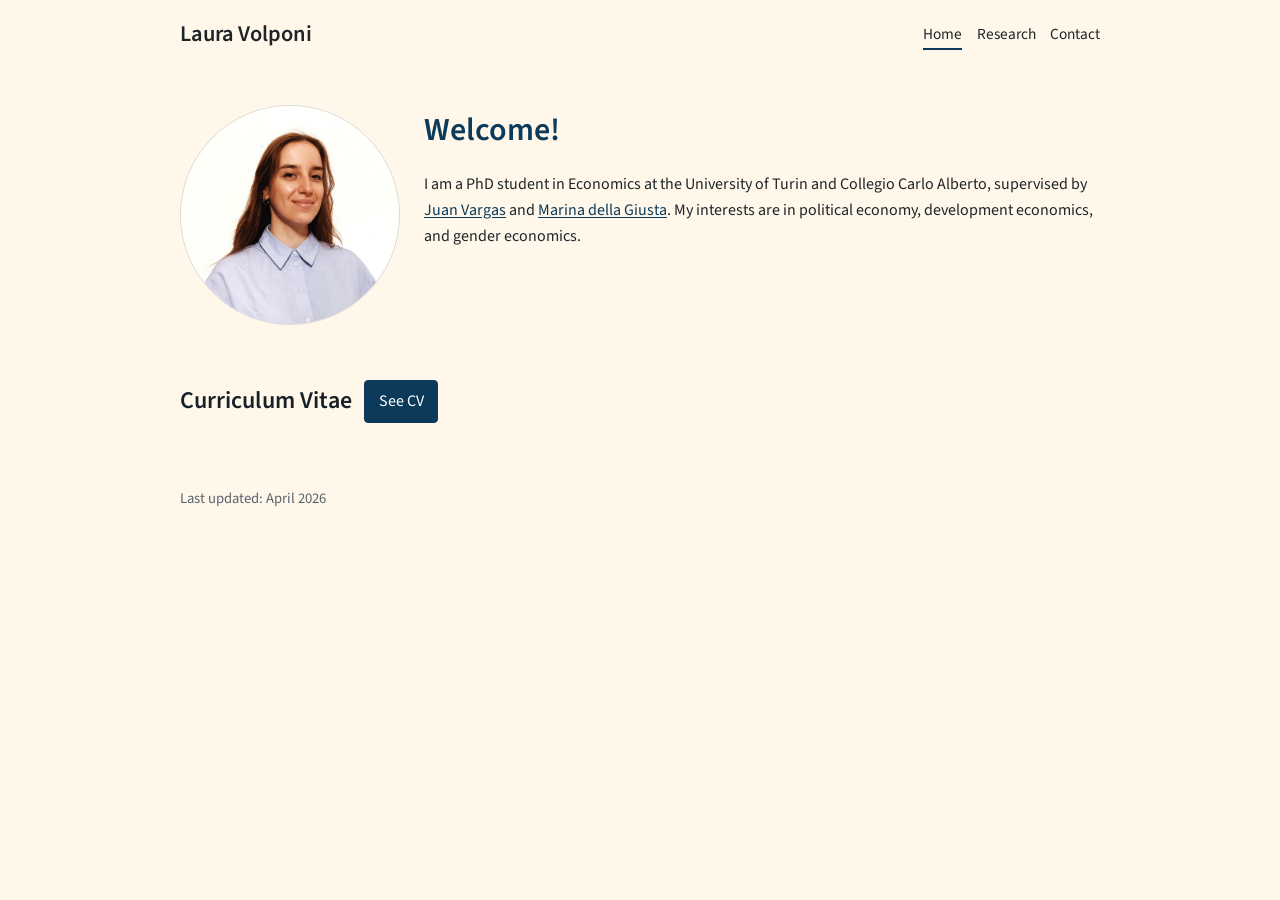
<file: index.html>
<!doctype html>
<html lang="en">
  <head>
    <meta charset="UTF-8" />
    <meta name="viewport" content="width=device-width, initial-scale=1.0" />
    <title>Laura Volponi | PhD Student in Economics</title>
    <meta
      name="description"
      content="Personal website of Laura Volponi, PhD Student in Economics."
    />
    <link rel="preconnect" href="https://fonts.googleapis.com" />
    <link rel="preconnect" href="https://fonts.gstatic.com" crossorigin />
    <link
      href="https://fonts.googleapis.com/css2?family=Crimson+Text:wght@400;600;700&family=Source+Sans+3:wght@400;500;600&display=swap"
      rel="stylesheet"
    />
    <link rel="stylesheet" href="styles.css" />
  </head>
  <body>
    <header class="site-header">
      <div class="container header-inner">
        <div class="brand">
          <a href="index.html" aria-label="Home">Laura Volponi</a>
        </div>
        <nav aria-label="Main navigation">
          <ul class="nav-list">
            <li><a class="active" href="index.html">Home</a></li>
            <li><a href="research.html">Research</a></li>
            <li><a href="contact.html">Contact</a></li>
          </ul>
        </nav>
      </div>
    </header>

    <main class="container">
      <section class="intro-layout">
        <div class="photo-card" aria-label="Personal image">
          <img
            class="profile-image"
            src="assets/images/foto_2.jpg"
            alt="Personal photo of Laura Volponi"
          />
        </div>
        <div class="intro-content">
          <h2 class="welcome-title">Welcome!</h2>
          <p>
            I am a PhD student in Economics at the University of Turin and
            Collegio Carlo Alberto, supervised by
            <a href="https://sites.google.com/site/juanfvargas/home" target="_blank" rel="noopener noreferrer">Juan Vargas</a>
            and
            <a href="http://mardelgiu.com/" target="_blank" rel="noopener noreferrer">Marina della Giusta</a>.
            My interests are in political economy, development
            economics, and gender economics.
          </p>
        </div>
      </section>

      <section>
        <article>
          <div class="cv-inline">
            <h2>Curriculum Vitae</h2>
            <a class="button" href="assets/cv/laura-volponi-cv.pdf" target="_blank" rel="noopener noreferrer">
              See CV
            </a>
          </div>
        </article>
      </section>

    </main>

    <footer class="site-footer">
      <div class="container">
        <p>Last updated: April 2026</p>
      </div>
    </footer>
  </body>
</html>
</file>
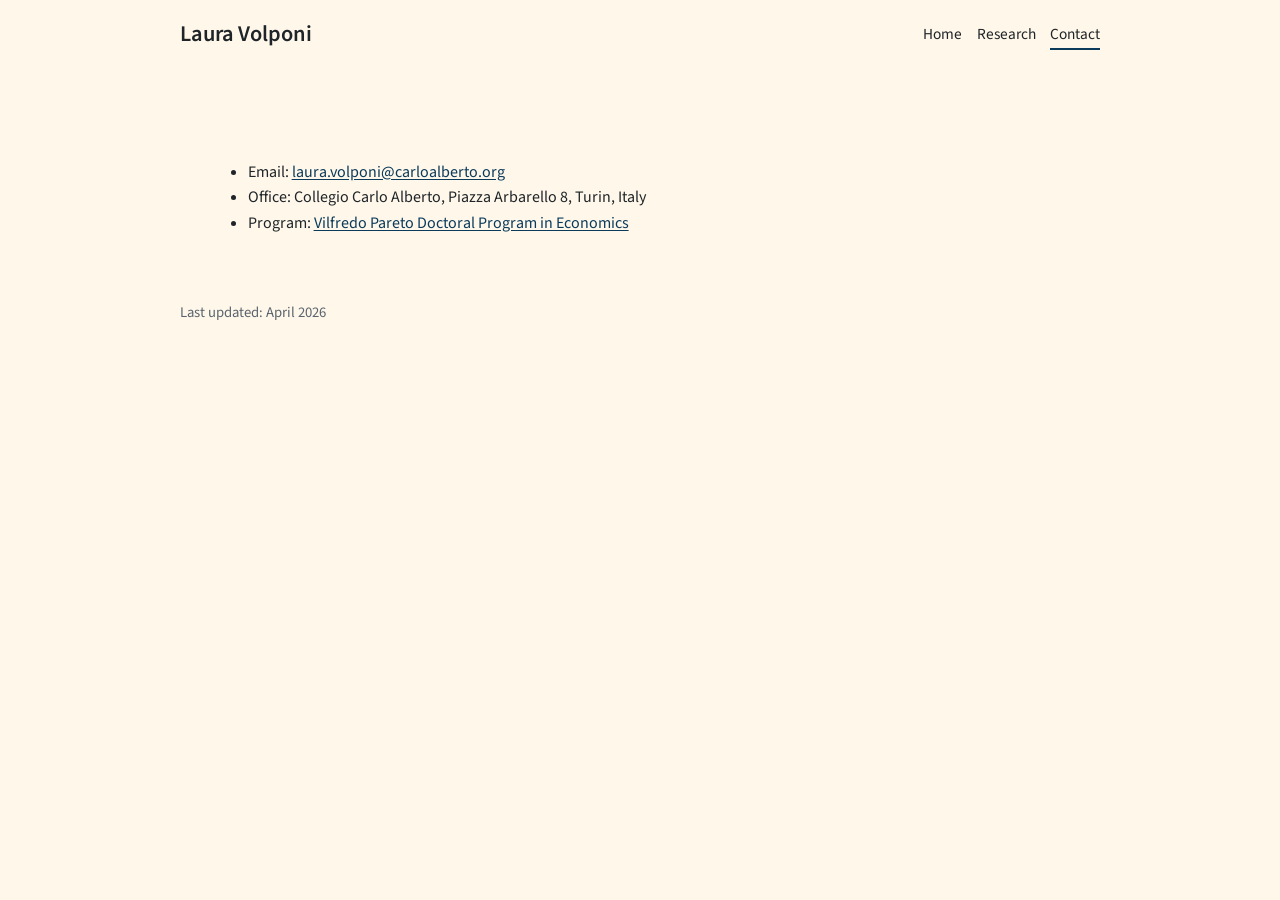
<file: contact.html>
<!doctype html>
<html lang="en">
  <head>
    <meta charset="UTF-8" />
    <meta name="viewport" content="width=device-width, initial-scale=1.0" />
    <title>Contact | Laura Volponi</title>
    <meta name="description" content="Contact details for Laura Volponi." />
    <link rel="preconnect" href="https://fonts.googleapis.com" />
    <link rel="preconnect" href="https://fonts.gstatic.com" crossorigin />
    <link
      href="https://fonts.googleapis.com/css2?family=Crimson+Text:wght@400;600;700&family=Source+Sans+3:wght@400;500;600&display=swap"
      rel="stylesheet"
    />
    <link rel="stylesheet" href="styles.css" />
  </head>
  <body>
    <header class="site-header">
      <div class="container header-inner">
        <div class="brand">
          <a href="index.html" aria-label="Home">Laura Volponi</a>
        </div>
        <nav aria-label="Main navigation">
          <ul class="nav-list">
            <li><a href="index.html">Home</a></li>
            <li><a href="research.html">Research</a></li>
            <li><a class="active" href="contact.html">Contact</a></li>
          </ul>
        </nav>
      </div>
    </header>

    <main class="container narrow">
      <section class="hero compact">
        <h1></h1>
      </section>

      <section>
        <ul class="meta-list">
          <li>Email: <a href="mailto:laura.volponi [@] carloalberto.org">laura.volponi@carloalberto.org</a></li>
          <li>Office: Collegio Carlo Alberto, Piazza Arbarello 8, Turin, Italy</li>
          <li>
            Program: <a href="https://www.phdpareto.carloalberto.org/" target="_blank" rel="noopener noreferrer">Vilfredo Pareto Doctoral Program in Economics</a>
          </li>
        </ul>
      </section>
    </main>

    <footer class="site-footer">
      <div class="container">
        <p>Last updated: April 2026</p>
      </div>
    </footer>
  </body>
</html>
</file>
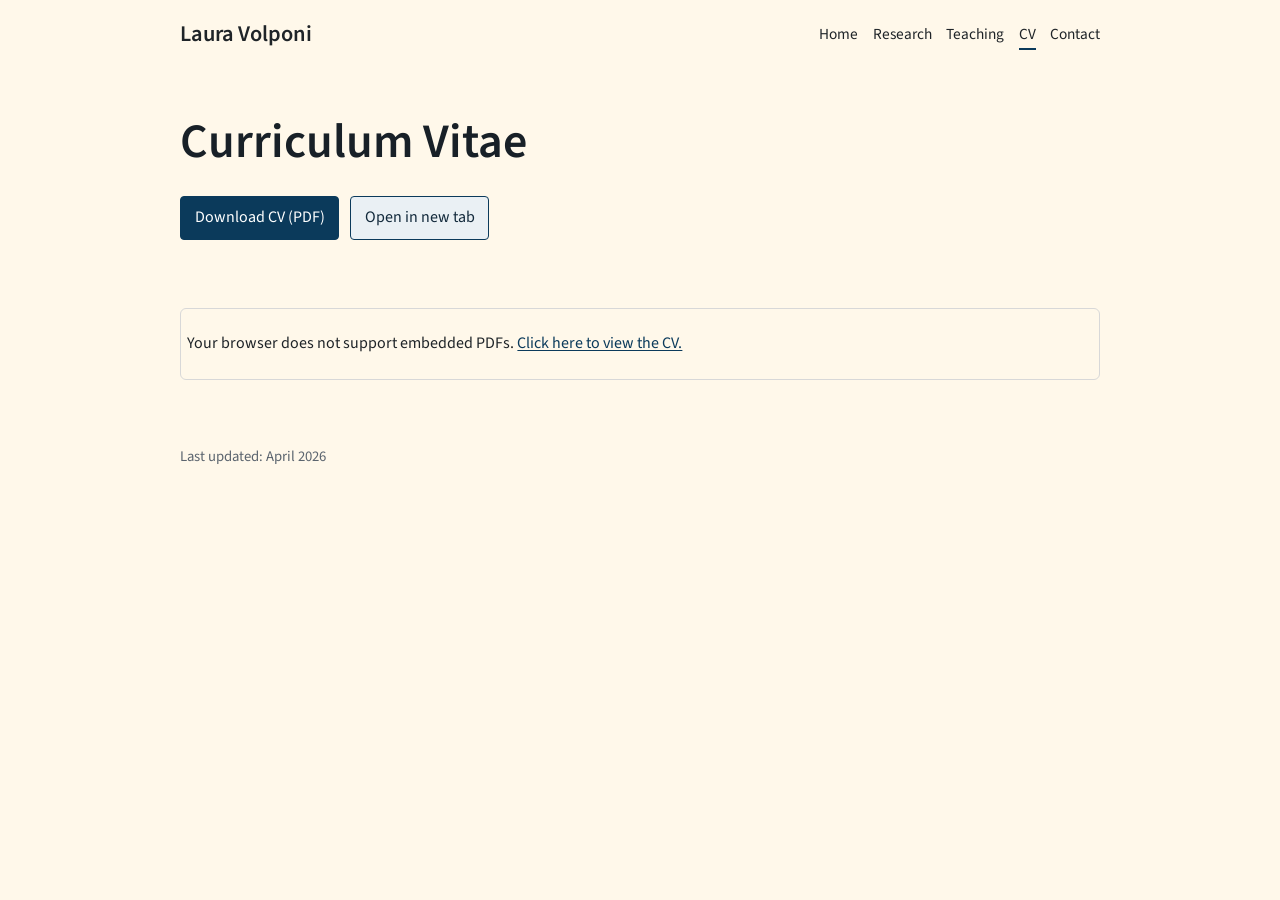
<file: cv.html>
<!doctype html>
<html lang="en">
  <head>
    <meta charset="UTF-8" />
    <meta name="viewport" content="width=device-width, initial-scale=1.0" />
    <title>CV | Laura Volponi</title>
    <meta name="description" content="Curriculum vitae of Laura Volponi." />
    <link rel="preconnect" href="https://fonts.googleapis.com" />
    <link rel="preconnect" href="https://fonts.gstatic.com" crossorigin />
    <link
      href="https://fonts.googleapis.com/css2?family=Crimson+Text:wght@400;600;700&family=Source+Sans+3:wght@400;500;600&display=swap"
      rel="stylesheet"
    />
    <link rel="stylesheet" href="styles.css" />
  </head>
  <body>
    <header class="site-header">
      <div class="container header-inner">
        <div class="brand">
          <a href="index.html" aria-label="Home">Laura Volponi</a>
        </div>
        <nav aria-label="Main navigation">
          <ul class="nav-list">
            <li><a href="index.html">Home</a></li>
            <li><a href="research.html">Research</a></li>
            <li><a href="teaching.html">Teaching</a></li>
            <li><a class="active" href="cv.html">CV</a></li>
            <li><a href="contact.html">Contact</a></li>
          </ul>
        </nav>
      </div>
    </header>

    <main class="container">
      <section class="hero compact">
        <h1>Curriculum Vitae</h1>
        <p>
          <a class="button" href="assets/cv/laura-volponi-cv.pdf" download>
            Download CV (PDF)
          </a>
          <a class="button secondary" href="assets/cv/laura-volponi-cv.pdf" target="_blank" rel="noopener noreferrer">
            Open in new tab
          </a>
        </p>
      </section>

      <section class="pdf-frame-wrap" aria-label="Embedded CV PDF viewer">
        <object
          data="assets/cv/laura-volponi-cv.pdf"
          type="application/pdf"
          width="100%"
          height="900"
        >
          <p>
            Your browser does not support embedded PDFs.
            <a href="assets/cv/laura-volponi-cv.pdf">Click here to view the CV.</a>
          </p>
        </object>
      </section>
    </main>

    <footer class="site-footer">
      <div class="container">
        <p>Last updated: April 2026</p>
      </div>
    </footer>
  </body>
</html>
</file>
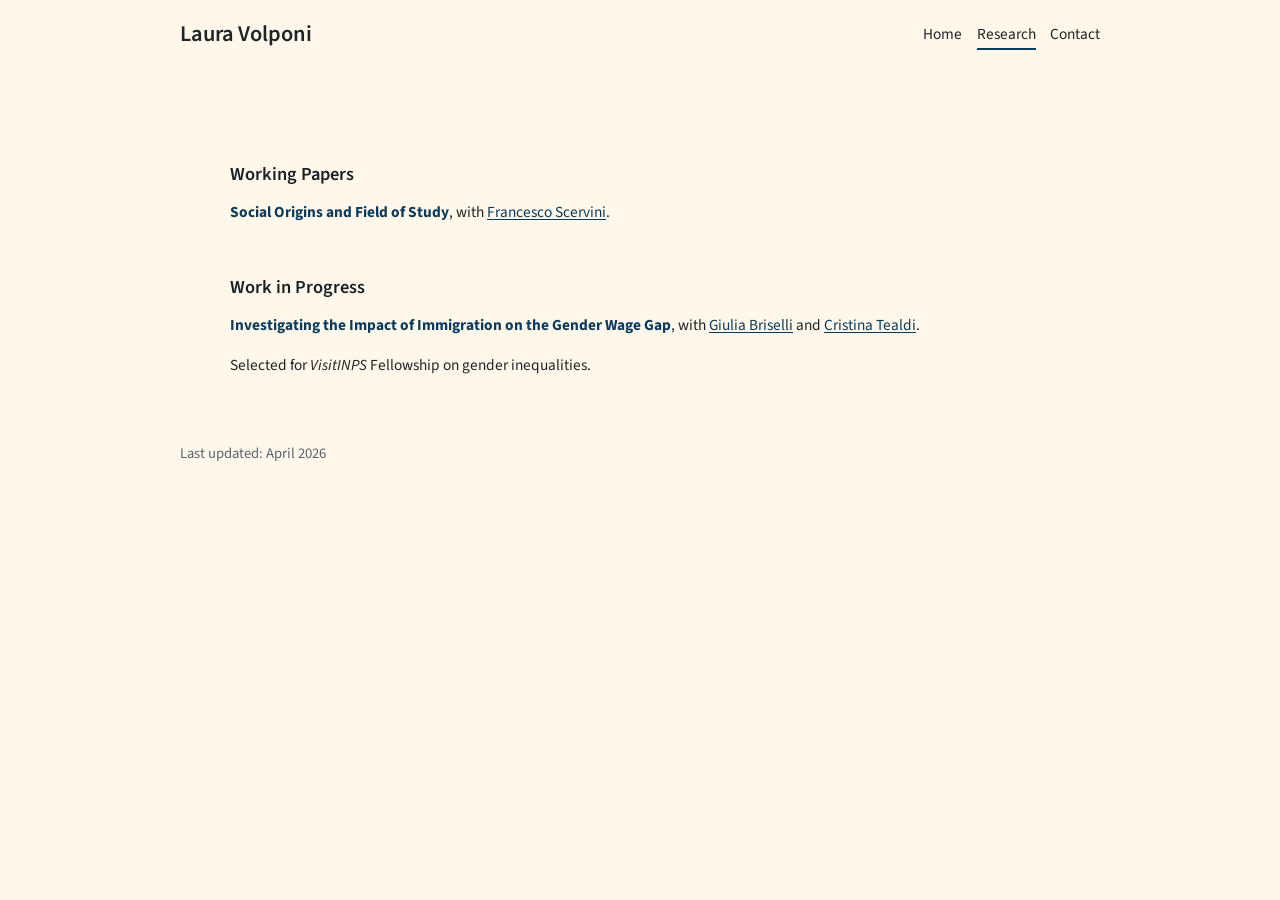
<file: research.html>
<!doctype html>
<html lang="en">
  <head>
    <meta charset="UTF-8" />
    <meta name="viewport" content="width=device-width, initial-scale=1.0" />
    <title>Research | Laura Volponi</title>
    <meta name="description" content="Research page of Laura Volponi." />
    <link rel="preconnect" href="https://fonts.googleapis.com" />
    <link rel="preconnect" href="https://fonts.gstatic.com" crossorigin />
    <link
      href="https://fonts.googleapis.com/css2?family=Crimson+Text:wght@400;600;700&family=Source+Sans+3:wght@400;500;600&display=swap"
      rel="stylesheet"
    />
    <link rel="stylesheet" href="styles.css" />
  </head>
  <body>
    <header class="site-header">
      <div class="container header-inner">
        <div class="brand">
          <a href="index.html" aria-label="Home">Laura Volponi</a>
        </div>
        <nav aria-label="Main navigation">
          <ul class="nav-list">
            <li><a href="index.html">Home</a></li>
            <li><a class="active" href="research.html">Research</a></li>
            <li><a href="contact.html">Contact</a></li>
          </ul>
        </nav>
      </div>
    </header>

    <main class="container narrow">
      <section class="hero compact">
        <h1></h1>
      </section>

      <section class="section-smaller research-gap">
        <h2>Working Papers</h2>
        <div class="project-list">
          <p class="project-item">
            <span class="project-title">Social Origins and Field of Study</span>, with
            <a href="https://sites.google.com/view/francescoscervini/francesco-scervini" target="_blank" rel="noopener noreferrer">Francesco Scervini</a>.
          </p>
        </div>
      </section>

      <section class="section-smaller">
        <h2>Work in Progress</h2>
        <div class="project-list">
          <p class="project-item">
            <span class="project-title">Investigating the Impact of Immigration on the Gender Wage Gap</span>, with
            <a href="https://sites.google.com/view/giuliabriselli/home?authuser=0" target="_blank" rel="noopener noreferrer">Giulia Briselli</a>
            and <a href="https://sites.google.com/site/cristinatealdiphd/" target="_blank" rel="noopener noreferrer">Cristina Tealdi</a>.
          </p>
          <p>Selected for <em>VisitINPS</em> Fellowship on gender inequalities.</p>
        </div>
      </section>
    </main>

    <footer class="site-footer">
      <div class="container">
        <p>Last updated: April 2026</p>
      </div>
    </footer>
  </body>
</html>
</file>
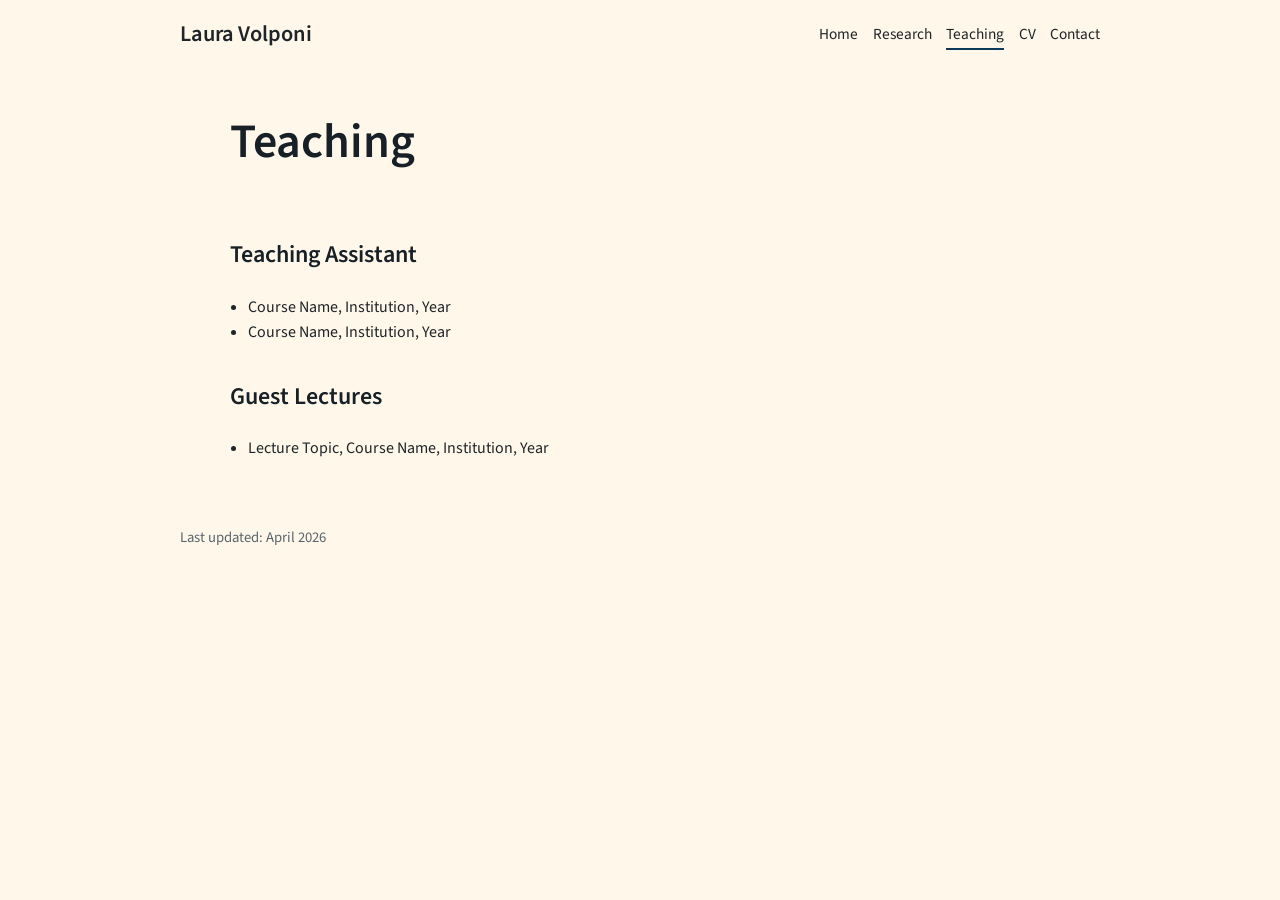
<file: teaching.html>
<!doctype html>
<html lang="en">
  <head>
    <meta charset="UTF-8" />
    <meta name="viewport" content="width=device-width, initial-scale=1.0" />
    <title>Teaching | Laura Volponi</title>
    <meta name="description" content="Teaching page of Laura Volponi." />
    <link rel="preconnect" href="https://fonts.googleapis.com" />
    <link rel="preconnect" href="https://fonts.gstatic.com" crossorigin />
    <link
      href="https://fonts.googleapis.com/css2?family=Crimson+Text:wght@400;600;700&family=Source+Sans+3:wght@400;500;600&display=swap"
      rel="stylesheet"
    />
    <link rel="stylesheet" href="styles.css" />
  </head>
  <body>
    <header class="site-header">
      <div class="container header-inner">
        <div class="brand">
          <a href="index.html" aria-label="Home">Laura Volponi</a>
        </div>
        <nav aria-label="Main navigation">
          <ul class="nav-list">
            <li><a href="index.html">Home</a></li>
            <li><a href="research.html">Research</a></li>
            <li><a class="active" href="teaching.html">Teaching</a></li>
            <li><a href="cv.html">CV</a></li>
            <li><a href="contact.html">Contact</a></li>
          </ul>
        </nav>
      </div>
    </header>

    <main class="container narrow">
      <section class="hero compact">
        <h1>Teaching</h1>
      </section>

      <section>
        <h2>Teaching Assistant</h2>
        <ul class="plain-list">
          <li>Course Name, Institution, Year</li>
          <li>Course Name, Institution, Year</li>
        </ul>
      </section>

      <section>
        <h2>Guest Lectures</h2>
        <ul class="plain-list">
          <li>Lecture Topic, Course Name, Institution, Year</li>
        </ul>
      </section>
    </main>

    <footer class="site-footer">
      <div class="container">
        <p>Last updated: April 2026</p>
      </div>
    </footer>
  </body>
</html>
</file>
<file: styles.css>
:root {
  --bg: #fff8ea;
  --surface: #fff8ea;
  --text: #1f2428;
  --muted: #5b646e;
  --line: #d8d8d8;
  --accent: #0b3a5b;
  --accent-soft: #eaf0f4;
}

* {
  box-sizing: border-box;
}

html,
body {
  margin: 0;
  padding: 0;
}

body {
  background: var(--bg);
  color: var(--text);
  font-family: "Source Sans 3", Georgia, serif;
  line-height: 1.6;
}

h1,
h2,
h3 {
  color: #182027;
  font-family: "Source Sans 3", sans-serif;
  font-weight: 600;
  margin-top: 0;
}

a {
  color: var(--accent);
  text-underline-offset: 2px;
}

.container {
  margin: 0 auto;
  max-width: 960px;
  padding: 0 1.25rem;
}

.narrow {
  max-width: 860px;
}

.site-header {
  background: rgba(255, 248, 234, 0.96);
  backdrop-filter: blur(4px);
  position: sticky;
  top: 0;
  z-index: 10;
}

.header-inner {
  align-items: center;
  display: flex;
  justify-content: space-between;
  min-height: 70px;
}

.brand a {
  color: var(--text);
  font-family: "Source Sans 3", sans-serif;
  font-size: 1.4rem;
  font-weight: 600;
  text-decoration: none;
}

.nav-list {
  display: flex;
  gap: 0.9rem;
  list-style: none;
  margin: 0;
  padding: 0;
}

.nav-list a {
  border-bottom: 2px solid transparent;
  color: var(--text);
  font-size: 0.96rem;
  padding-bottom: 0.15rem;
  text-decoration: none;
}

.nav-list a.active,
.nav-list a:hover {
  border-bottom-color: var(--accent);
}

.hero {
  animation: fadeSlide 0.45s ease-out;
  margin-bottom: 2rem;
  padding: 3rem 0 1.25rem;
}

.hero.compact {
  padding-top: 2.1rem;
}

.kicker {
  color: var(--muted);
  font-size: 0.95rem;
  letter-spacing: 0.04em;
  margin-bottom: 0.25rem;
  text-transform: uppercase;
}

.hero h1 {
  font-size: clamp(2rem, 5vw, 3rem);
  margin-bottom: 0.25rem;
}

.subtitle {
  color: var(--muted);
  margin-top: 0;
}

.subtitle-small {
  font-size: 0.92rem;
  margin-bottom: 1rem;
}

.welcome-title {
  color: #0b3a5b;
  font-size: clamp(2rem, 4.4vw, 1.8rem);
  margin-bottom: 0.75rem;
}

.grid-two {
  display: grid;
  gap: 1.3rem;
  grid-template-columns: 1fr 1fr;
}

.intro-layout {
  align-items: start;
  animation: fadeSlide 0.45s ease-out;
  display: grid;
  gap: 1.5rem;
  grid-template-columns: 220px 1fr;
  margin-bottom: 2rem;
  padding: 2.2rem 0 1.4rem;
}

.photo-card {
  border: 1px solid var(--line);
  border-radius: 50%;
  height: 220px;
  overflow: hidden;
  width: 220px;
}

.cv-inline {
  align-items: center;
  display: flex;
  flex-wrap: wrap;
  gap: 0.75rem;
}

.cv-inline h2 {
  margin-bottom: 0;
}

.intro-content h1 {
  font-size: clamp(2rem, 5vw, 3rem);
  margin-bottom: 0.25rem;
}

section {
  margin-bottom: 2rem;
}

.section-smaller h2 {
  font-size: 1.15rem;
  margin-bottom: 0.7rem;
}

.research-gap {
  margin-bottom: 3rem;
}

.meta-list,
.plain-list,
.timeline,
.pub-list {
  margin: 0;
  padding-left: 1.1rem;
}

.timeline li {
  margin-bottom: 0.45rem;
}

.year {
  color: var(--muted);
  display: inline-block;
  min-width: 9rem;
}

.paper-title {
  font-weight: 600;
  margin-bottom: 0.15rem;
}

.project-list {
  font-size: 0.96rem;
}

.project-item {
  margin: 0 0 0.5rem;
}

.project-title {
  color: var(--accent);
  font-weight: 700;
  text-decoration: none;
}

.button {
  background: var(--accent);
  border: 1px solid var(--accent);
  border-radius: 4px;
  color: #fff;
  display: inline-block;
  margin-right: 0.5rem;
  margin-top: 0;
  padding: 0.5rem 0.85rem;
  text-decoration: none;
}

.button.secondary {
  background: var(--accent-soft);
  color: #12293b;
}

.photo-placeholder {
  align-items: center;
  background: repeating-linear-gradient(
    -45deg,
    #f0f3f6,
    #f0f3f6 12px,
    #e4e9ef 12px,
    #e4e9ef 24px
  );
  border: 1px dashed #9aa8b6;
  border-radius: 8px;
  color: #2f4a60;
  display: flex;
  font-weight: 600;
  justify-content: center;
  min-height: 250px;
  overflow: hidden;
  width: 100%;
}

.profile-image {
  display: block;
  height: 100%;
  object-fit: cover;
  width: 100%;
}

.pdf-frame-wrap {
  background: var(--surface);
  border: 1px solid var(--line);
  border-radius: 6px;
  padding: 0.4rem;
}

.site-footer {
  color: var(--muted);
  font-size: 0.92rem;
  margin-top: 2rem;
  padding: 1.1rem 0;
}

@media (max-width: 860px) {
  .header-inner {
    align-items: flex-start;
    flex-direction: column;
    gap: 0.6rem;
    padding: 0.7rem 0;
  }

  .grid-two,
  .intro-layout {
    grid-template-columns: 1fr;
  }

  .photo-card {
    height: 180px;
    width: 180px;
  }

  .year {
    display: block;
    min-width: auto;
  }
}

@keyframes fadeSlide {
  from {
    opacity: 0;
    transform: translateY(8px);
  }

  to {
    opacity: 1;
    transform: translateY(0);
  }
}
</file>
